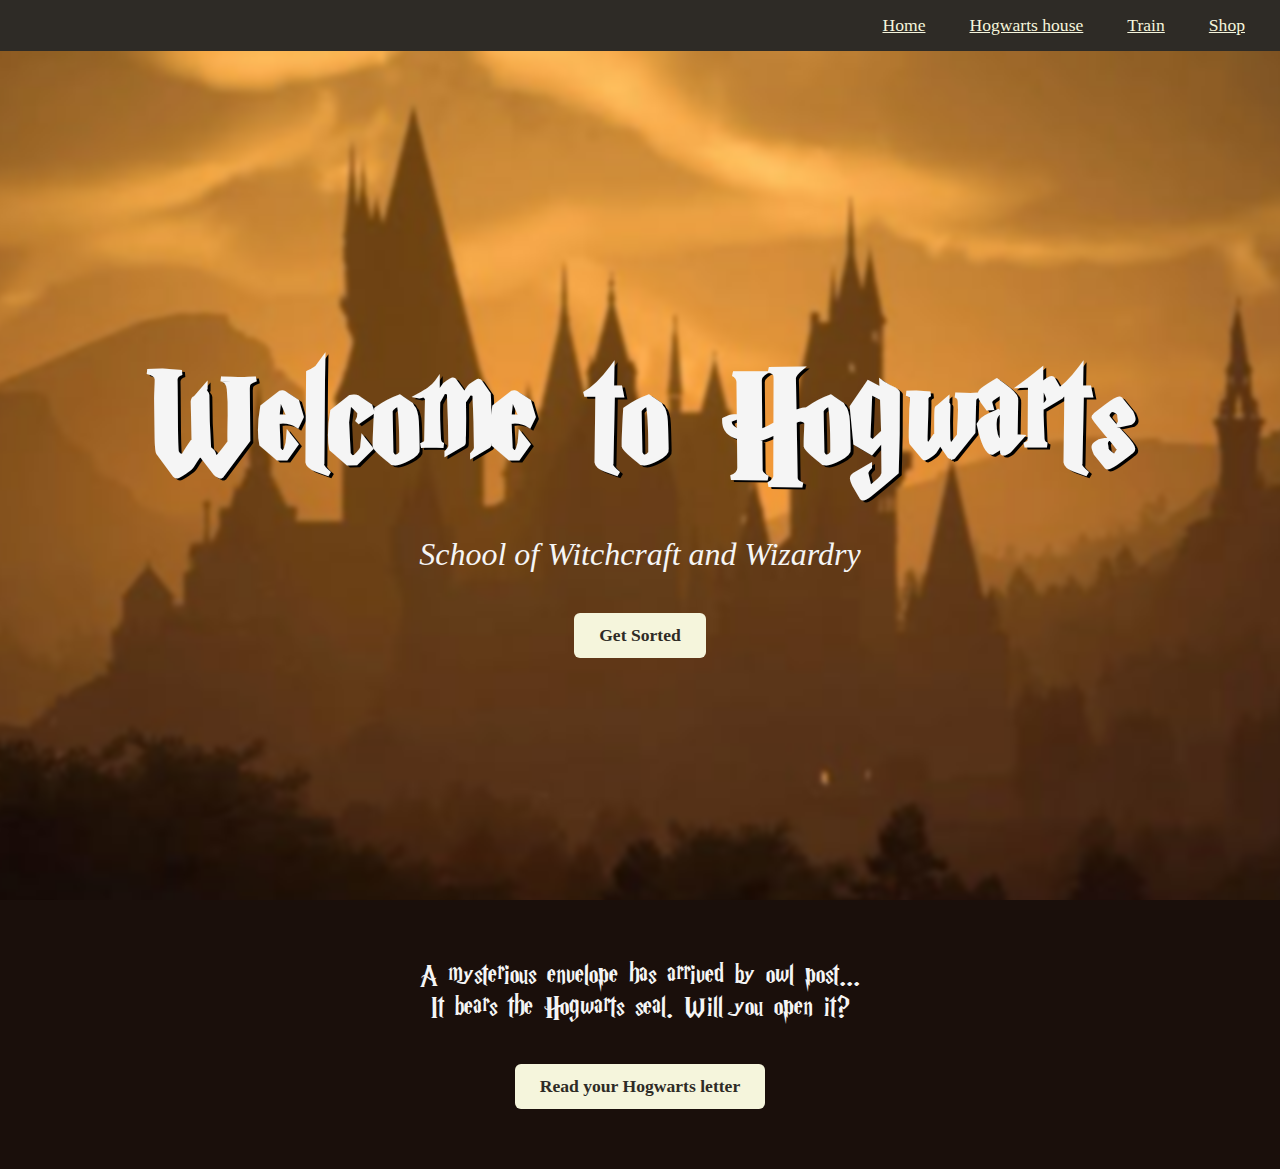
<file: index.html>
<!DOCTYPE html>
<html lang="en">
<head>
    <meta charset="UTF-8">
    <meta name="viewport" content="width=device-width, initial-scale=1.0">
    <title>Welcome to Hogwarts</title>
    <link rel="stylesheet" href="./HOMEPAGE/stylehome.css">
    
</head>

  <body>
  <header>
    <div class="hero-text">
      <h1>Welcome to Hogwarts</h1>
      <h2>School of Witchcraft and Wizardry</h2>
      <a href="./QUIZ/main.html" class="magic-button">Get Sorted</a>
    </div>
  </header>
  <div class="navigate">
    <nav>
    <a href="./index.html">Home<span></span></a>
    <a href="./QUIZ/main.html">Hogwarts house<span></span></a>
    <a href="./train reservation/train.html">Train<span></span></a>
    <a href="./shop/shop.html">Shop<span></span></a>
</nav>
</div>
  <section class="cta-section">
    <p>A mysterious envelope has arrived by owl post...<br>
    It bears the Hogwarts seal. Will you open it?</p>
    <a href="./HOMEPAGE/letter.html" class="magic-button">Read your Hogwarts letter</a>
  </section>
 
</body>
</html>
</file>
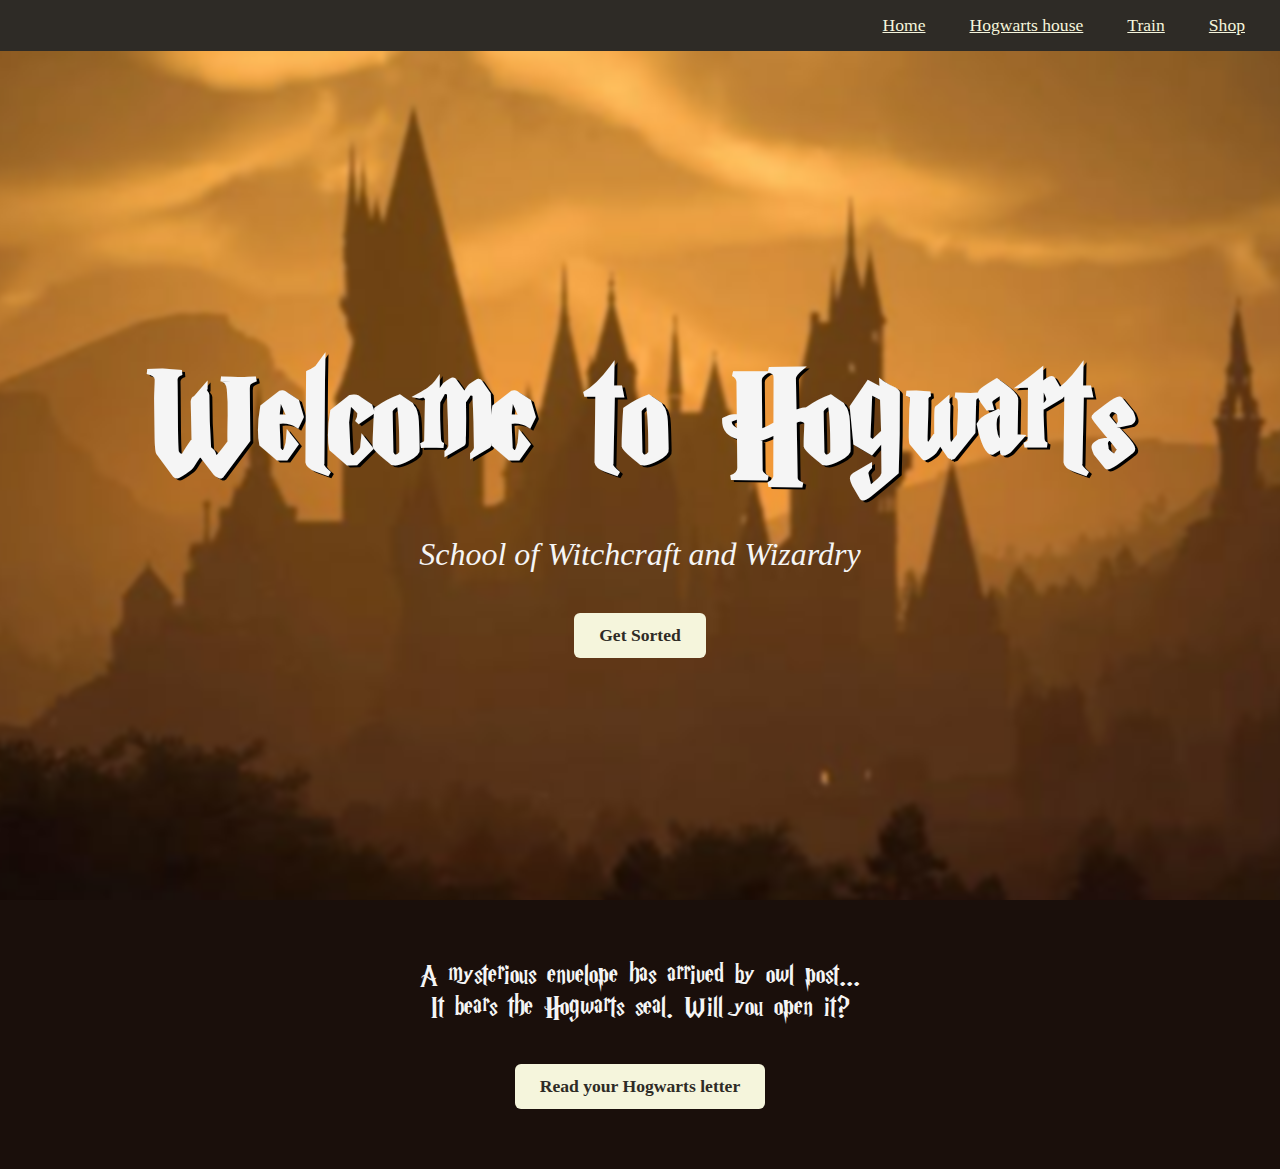
<file: HOMEPAGE/index.html>
<!DOCTYPE html>
<html lang="en">
<head>
    <meta charset="UTF-8">
    <meta name="viewport" content="width=device-width, initial-scale=1.0">
    <title>Welcome to Hogwarts</title>
    <link rel="stylesheet" href="stylehome.css">
    
</head>

  <body>
  <header>
    <div class="hero-text">
      <h1>Welcome to Hogwarts</h1>
      <h2>School of Witchcraft and Wizardry</h2>
      <a href="../QUIZ/main.html" class="magic-button">Get Sorted</a>
    </div>
  </header>
  <div class="navigate">
    <nav>
    <a href="./index.html">Home<span></span></a>
    <a href="../QUIZ/main.html">Hogwarts house<span></span></a>
    <a href="../train reservation/train.html">Train<span></span></a>
    <a href="../shop/shop.html">Shop<span></span></a>
</nav>
</div>
  <section class="cta-section">
    <p>A mysterious envelope has arrived by owl post...<br>
    It bears the Hogwarts seal. Will you open it?</p>
    <a href="letter.html" class="magic-button">Read your Hogwarts letter</a>
  </section>
 
</body>
</html>
</file>
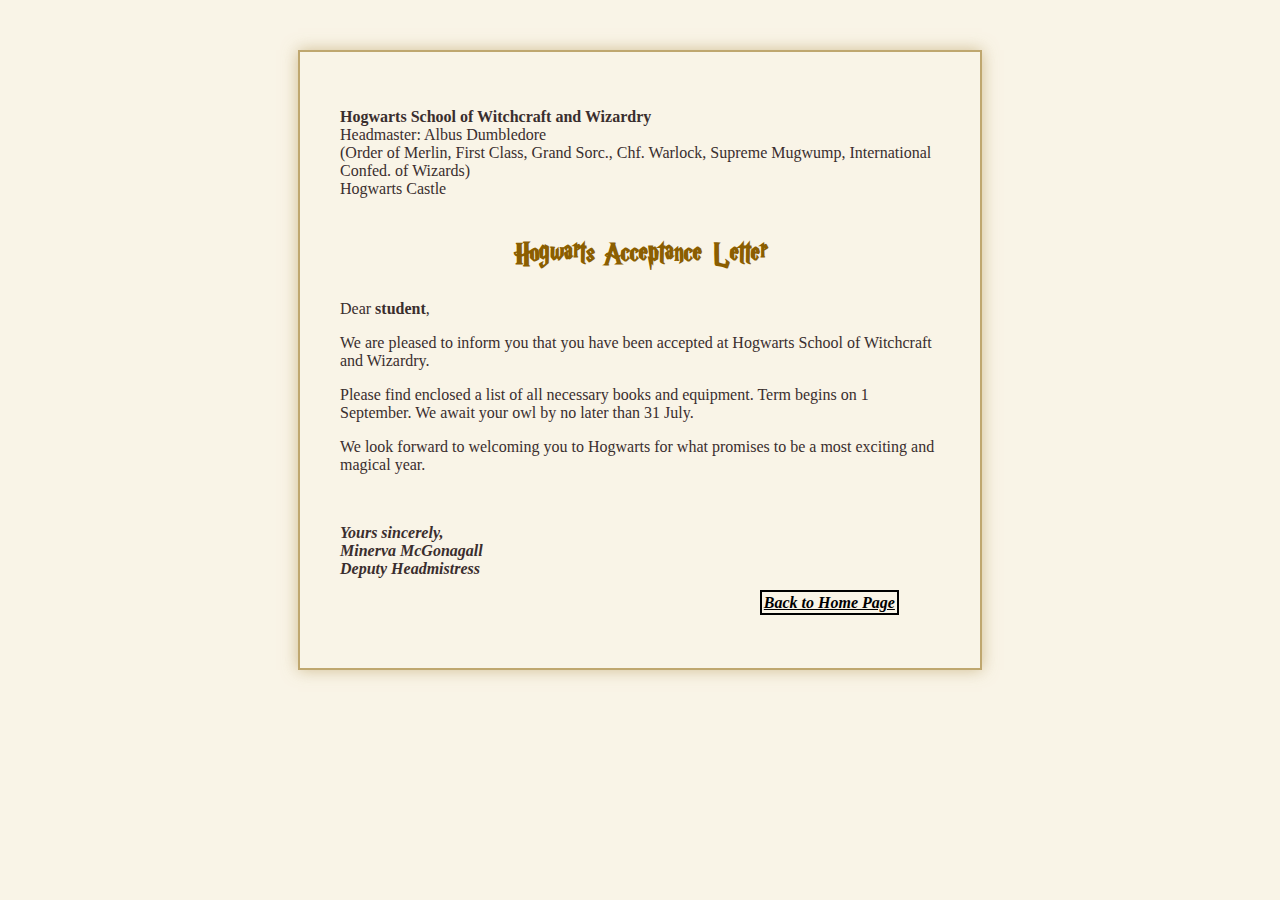
<file: HOMEPAGE/letter.html>
<!DOCTYPE html>
<html lang="en">
<head>
  <meta charset="UTF-8" />
  <title>Hogwarts Acceptance Letter</title>
  <style>
    body {
      background: #f9f4e7;
      color: #3a2e2e;
      max-width: 600px;
      margin: 50px auto;
      padding: 40px;
      border: 2px solid #bfa76f;
      box-shadow: 0 0 15px rgba(191, 167, 111, 0.7);
    }
    h1 {
      font-family: face;
      color: #8b5e00;
      text-align: center;
      margin-bottom: 30px;
    }
    .header {
      margin-bottom: 40px;
    }
    .signature {
      margin-top: 50px;
      font-style: italic;
      font-weight: bold;
    }
    a{
       margin-top: 50px;
       margin-left: 70%;
      font-style: italic;
      font-weight: bold; 
      color: black;
    padding: 0.3%;
    border: 2px solid black;}
    @font-face {
        font-family: face;
        src: url(HarryP-MVZ6w.ttf);
    }
  </style>
</head>
<body>
  <div class="header">
    <p><strong>Hogwarts School of Witchcraft and Wizardry</strong><br/>
    Headmaster: Albus Dumbledore<br/>
    (Order of Merlin, First Class, Grand Sorc., Chf. Warlock, Supreme Mugwump, International Confed. of Wizards)<br/>
    Hogwarts Castle
    </p>
  </div>

  <h1>Hogwarts Acceptance Letter</h1>

  <p>Dear <strong>student</strong>,</p>

  <p>We are pleased to inform you that you have been accepted at Hogwarts School of Witchcraft and Wizardry.</p>

  <p>Please find enclosed a list of all necessary books and equipment. Term begins on 1 September. We await your owl by no later than 31 July.</p>

  <p>We look forward to welcoming you to Hogwarts for what promises to be a most exciting and magical year.</p>

  <p class="signature">Yours sincerely,<br/>
  Minerva McGonagall<br/>
  Deputy Headmistress</p>
  <p><a href="./index.html">Back to Home Page</a></p>
</body>
</html>
<!-- Kako da uvezem font iz stylehome -->
</file>
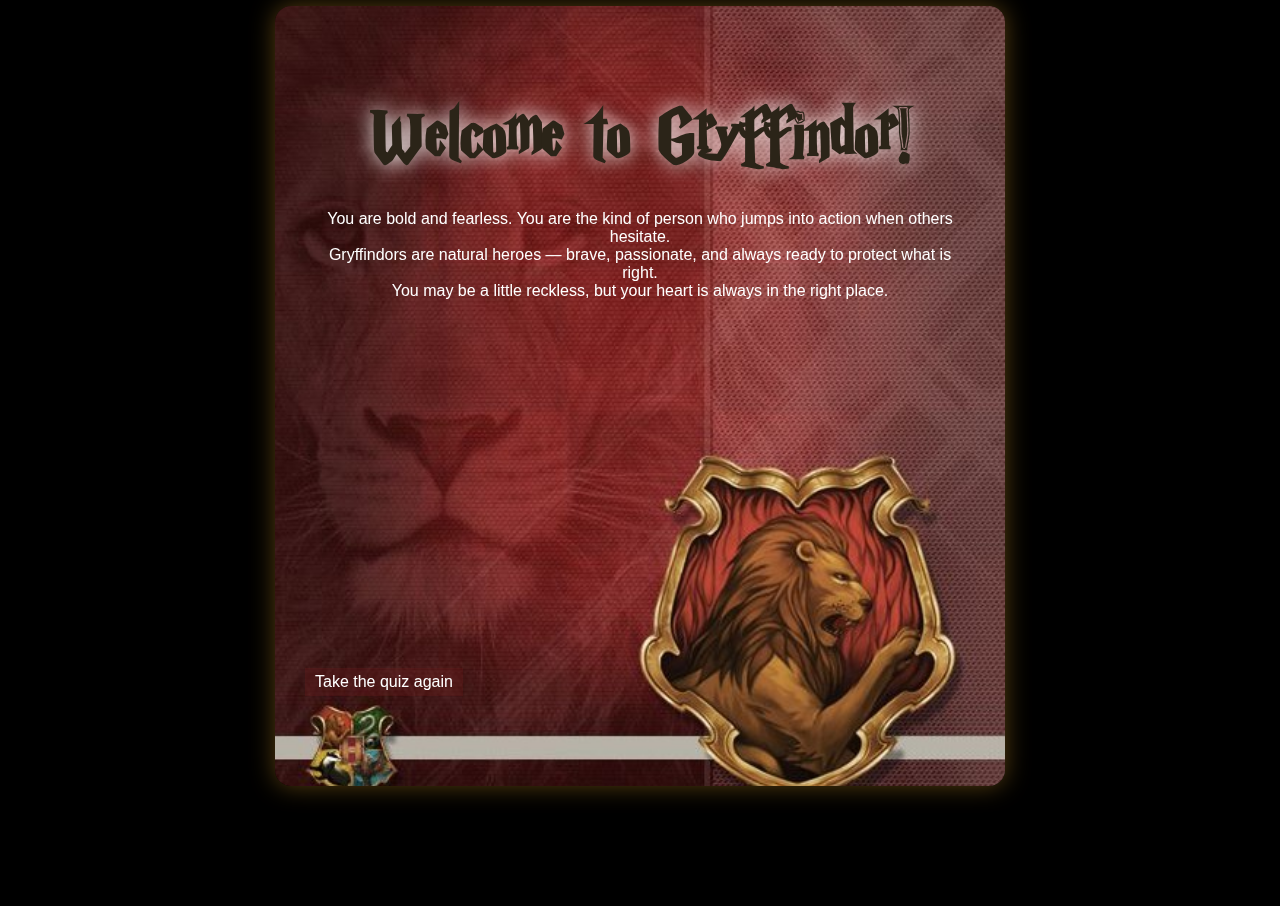
<file: QUIZ/gryffindor.html>
<!DOCTYPE html>
<html lang="en">
<head>
  <meta charset="UTF-8">
  <title>Gryffindor!</title>
  <link rel="stylesheet" href="./style.css">
  <style>
   
       
     body{
    background-color: black;
  background-repeat: no-repeat;
  background-size: contain;
  background-position: center;
  background-attachment: fixed;
  margin: 0;
  padding: 0;
  min-height: 100vh;
  width: 100%;
     }  
    
   
     a{
       display: inline-block;
       padding: 5px 10px;
      background-color: rgba(112, 29, 29,0.3);
      color: rgb(255, 255, 255);
      text-decoration: none;
      position: absolute;
      bottom: 90px;
      left: 30px;  
      
  
    }
    .quiz-container{
      background-image: url(../images/grif2.jpg);
      background-repeat: no-repeat;
      background-size: cover;
      width: auto;
      height: 700px;
      margin-top: 0.5%;
    }
   p{text-align: center;

  }

  </style>
</head>
<body>

  
  <div class="quiz-container">
    <h1> Welcome to Gryffindor!</h1>
    <p>You are bold and fearless.
You are the kind of person who jumps into action when others hesitate.<br>
Gryffindors are natural heroes — brave, passionate, and always ready to protect what is right.<br>
You may be a little reckless, but your heart is always in the right place.</p>
    <p><a href="../QUIZ/main.html">Take the quiz again</a></p>
  </div>

  
</body>
</html>
</file>
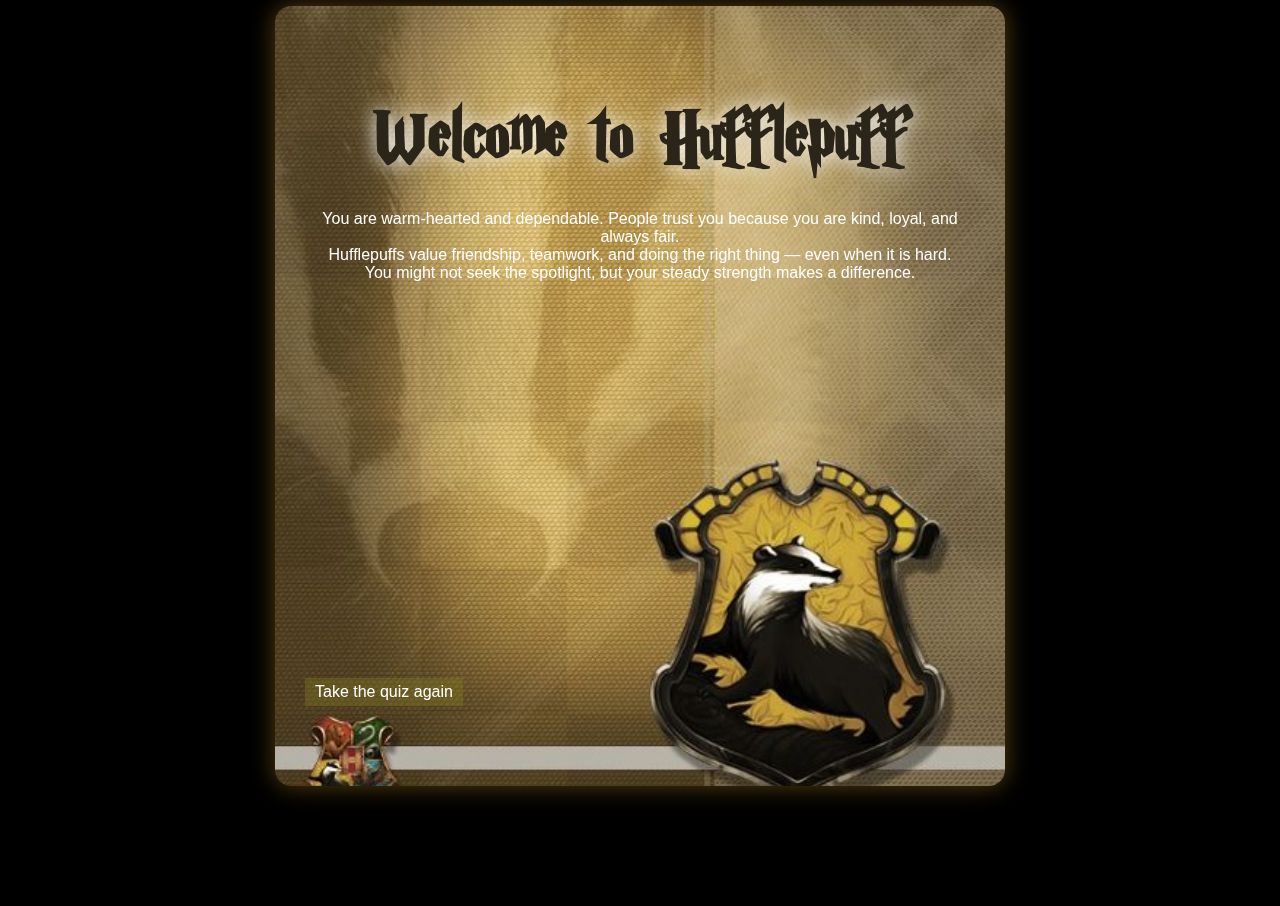
<file: QUIZ/hufflepuff.html>
<!DOCTYPE html>
<html lang="en">
<head>
  <meta charset="UTF-8">
  <title>Hufflepuff!</title>
  <link rel="stylesheet" href="./style.css">
  <style>
       
     body{
    background-color: black;
  background-repeat: no-repeat;
  background-size: contain;
  background-position: center;
  background-attachment: fixed;
  margin: 0;
  padding: 0;
  min-height: 100vh;
  width: 100%;
     }  
    
   
     a{
       display: inline-block;
       padding: 5px 10px;
      background-color: rgba(141, 139, 36, 0.3);
      color: rgb(255, 255, 255);
      text-decoration: none;
      position: absolute;
      bottom: 80px;
      left: 30px;  
      
  
    }
    .quiz-container{
      background-image: url('../images/huf.jpg');
      background-repeat: no-repeat;
      background-size: cover;
      width: auto;
      height: 700px;
      margin-top: 0.5%;
    }
   p{text-align: center;

  }
   
  </style>
</head>
<body>
  <div class="quiz-container">
    <h1> Welcome to Hufflepuff</h1>
    <p>You are warm-hearted and dependable.
People trust you because you are kind, loyal, and always fair.<br>
Hufflepuffs value friendship, teamwork, and doing the right thing — even when it is hard.<br>
You might not seek the spotlight, but your steady strength makes a difference.</p>
    <p><a href="../QUIZ/main.html">Take the quiz again</a></p>
  </div>
</body>
</html>
</file>
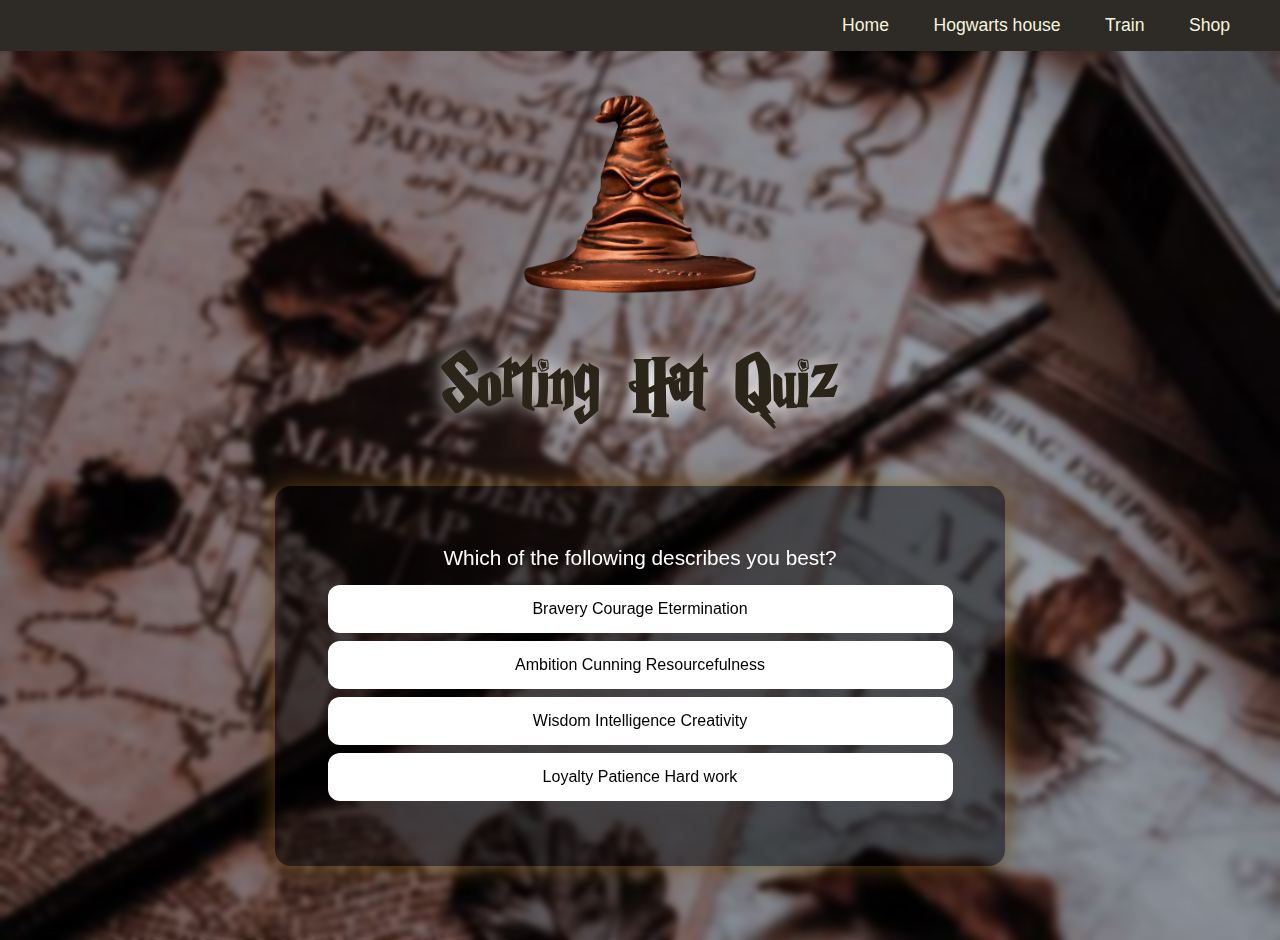
<file: QUIZ/main.html>
<!DOCTYPE html>
<html lang="en">
<head>
  <meta charset="UTF-8">
  <title>Sorting Hat Quiz</title>
  <link rel="stylesheet" href="./style.css">
</head>
<body id="background">
  <div class="navigate">
    <nav>
    <a href="../index.html">Home<span></span></a>
    <a href="../QUIZ/main.html">Hogwarts house<span></span></a>
    <a href="../train reservation/train.html">Train<span></span></a>
    <a href="../shop/shop.html">Shop<span></span></a>
</nav>
  </div>
<br>
<br>
<br>
  <div>
  <img src="../images/sh.png" alt title="Hmm...difficult, very difficult. Where to put you?">
  <div class="text">
  <h1 title="Are you Ravenclaw? Are you Gryffindor? Are you Hufflepuff? Are you Slytherin?">Sorting Hat Quiz</h1>
   </div></div> 
   <br>
  <div class="quiz-container">
 
    <div class="question">
      <p>Which of the following describes you best?</p>
      <a href="./gryffindor.html">Bravery Courage Etermination</a>
      <a href="./slytherin.html">Ambition Cunning Resourcefulness</a>
      <a href="./ravenclaw.html">Wisdom Intelligence Creativity</a>
      <a href="./hufflepuff.html">Loyalty Patience Hard work</a>
    </div>

  </div>
   
</body>
</html>
</file>
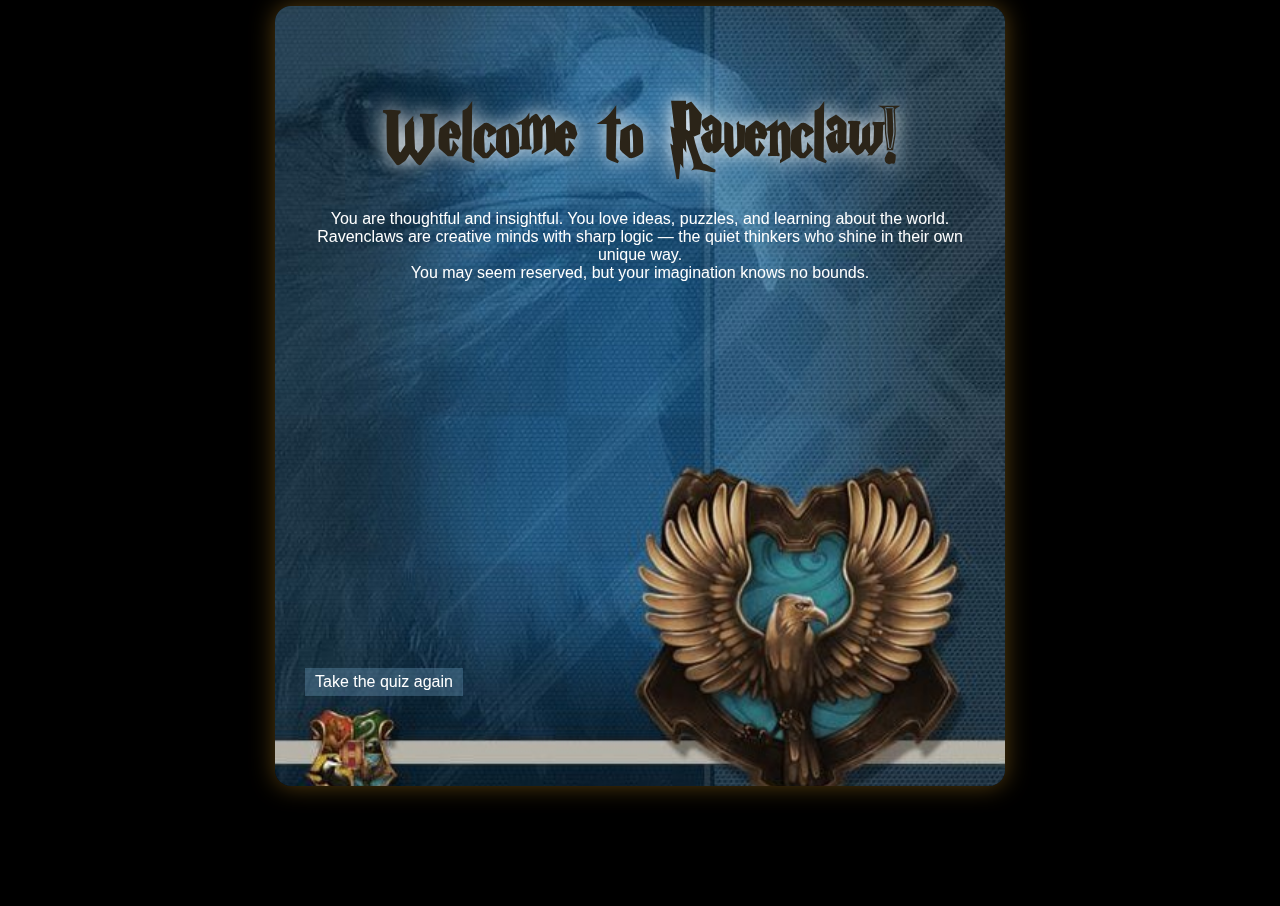
<file: QUIZ/ravenclaw.html>
<!DOCTYPE html>
<html lang="en">
<head>
  <meta charset="UTF-8">
  <title>Ravenclaw!</title>
  <link rel="stylesheet" href="./style.css">
  <style>
       
     body{
    background-color: black;
  background-repeat: no-repeat;
  background-size: contain;
  background-position: center;
  background-attachment: fixed;
  margin: 0;
  padding: 0;
  min-height: 100vh;
  width: 100%;
     }  
    
   
     a{
       display: inline-block;
       padding: 5px 10px;
      background-color: rgba(127, 178, 214, 0.3);
      color: rgb(255, 255, 255);
      text-decoration: none;
      position: absolute;
      bottom: 90px;
      left: 30px;  
      
  
    }
    .quiz-container{
      background-image: url('../images/rev.jpeg');
      background-repeat: no-repeat;
      background-size: cover;
      width: auto;
      height: 700px;
      margin-top: 0.5%;
    }
   p{text-align: center;

  }
   
  </style>
</head>
<body>
  <div class="quiz-container">
    <h1> Welcome to Ravenclaw!</h1>
    <p>You are thoughtful and insightful.
You love ideas, puzzles, and learning about the world.<br>
Ravenclaws are creative minds with sharp logic — the quiet thinkers who shine in their own unique way.<br>
You may seem reserved, but your imagination knows no bounds.</p>
    <p><a href="../QUIZ/main.html">Take the quiz again</a></p>
  </div>
</body>
</html>
</file>
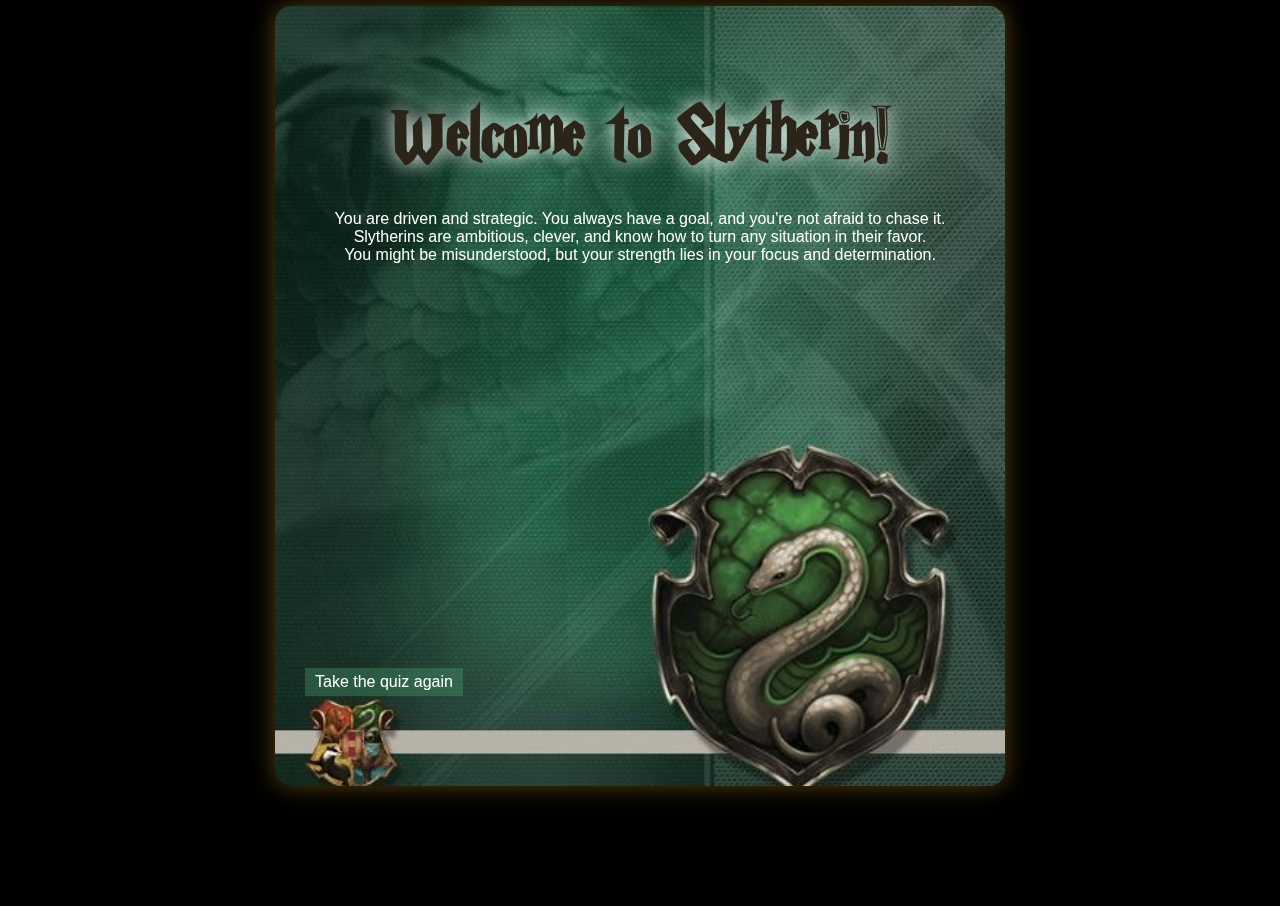
<file: QUIZ/slytherin.html>
<!DOCTYPE html>
<html lang="en">
<head>
  <meta charset="UTF-8">
  <title>Slytherin!</title>
  <link rel="stylesheet" href="style.css">
  <style>
    body{
    background-color: black;
  background-repeat: no-repeat;
  background-size: contain;
  background-position: center;
  background-attachment: fixed;
  margin: 0;
  padding: 0;
  min-height: 100vh;
  width: 100%;
     }  
    
   
     a{
       display: inline-block;
       padding: 5px 10px;
      background-color: rgba(87, 183, 125, 0.3);
      color: rgb(255, 255, 255);
      text-decoration: none;
      position: absolute;
      bottom: 90px;
      left: 30px;  
      
  
    }
    .quiz-container{
      background-image: url(/images/slit.jpeg);
      background-repeat: no-repeat;
      background-size: cover;
      width: auto;
      height: 700px;
      margin-top: 0.5%;
    }
   p{text-align: center;

  }
   
  </style>
</head>
<body>
  <div class="quiz-container">
    <h1> Welcome to Slytherin!</h1>
    <p>You are driven and strategic.
You always have a goal, and you're not afraid to chase it.<br>
Slytherins are ambitious, clever, and know how to turn any situation in their favor.<br>
You might be misunderstood, but your strength lies in your focus and determination.</p>
    <p><a href="../QUIZ/main.html">Take the quiz again</a></p>
  </div>
</body>
</html>
</file>
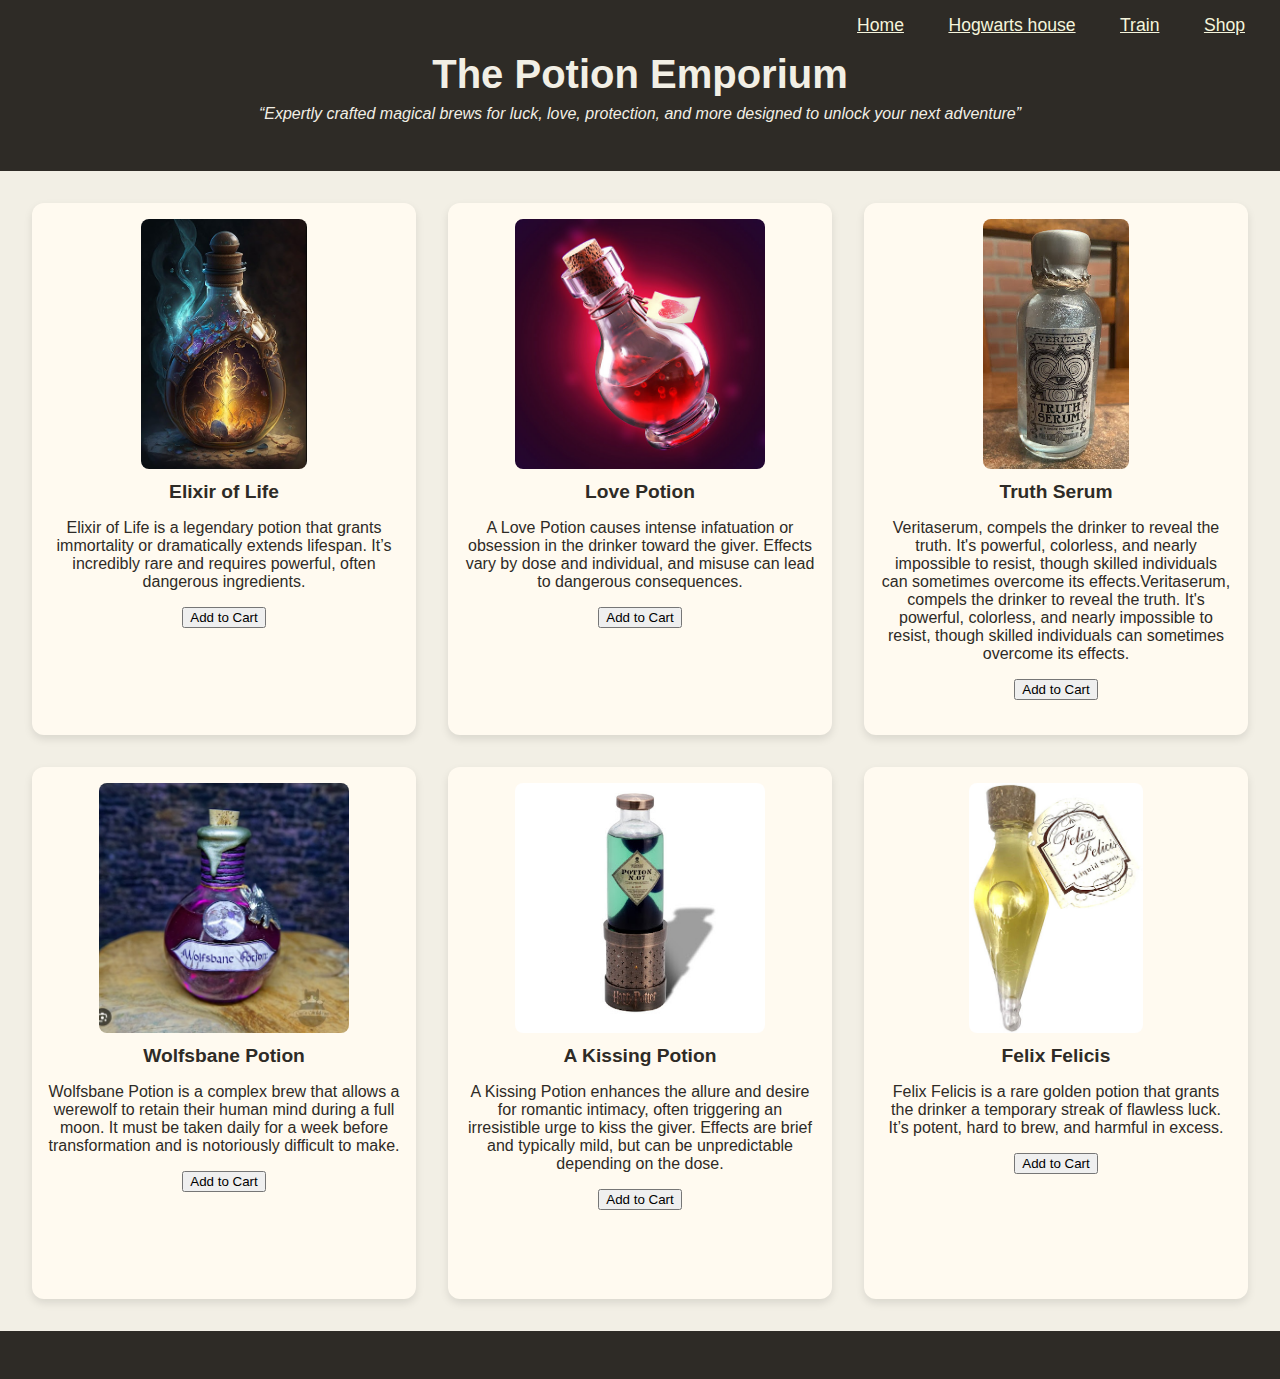
<file: shop/potions.html>
<!DOCTYPE html>
<html lang="en">
<head>
  <meta charset="UTF-8" />
  <meta name="viewport" content="width=device-width, initial-scale=1.0"/>
  <title>The Potion Emporium</title>
  <link rel="stylesheet" href="shop.css"/>
  <style>
.wand-card img{
    height: 50%;
}
.wand-card
{
    height: 500px;
    
}




  </style>
</head>
<body>
     <div class="navigate">
    <nav>
    <a href="../HOMEPAGE/index.html">Home<span></span></a>
    <a href="../QUIZ/main.html">Hogwarts house<span></span></a>
    <a href="../train reservation/train.html">Train<span></span></a>
    <a href="../shop/shop.html">Shop<span></span></a>
</nav>
    </div>
  <header>
    <h1>The Potion Emporium</h1>
    <p>“Expertly crafted magical brews for luck, love, protection, and more designed to unlock your next adventure”</p>
   </header>
  

  <main>
    <section class="wand-grid">
      <div class="wand-card">
        <img src="../images/eol.jpeg" alt="Elixir of life"/>
        <h2>Elixir of Life</h2>
        <p>Elixir of Life is a legendary potion that grants immortality or dramatically extends lifespan. It’s incredibly rare and requires powerful, often dangerous ingredients.</p>
        <button>Add to Cart</button>
      </div>

      <div class="wand-card">
        <img src="/images/lp.jpeg" alt="Love Potion"/>
        <h2>Love Potion</h2>
        <p>A Love Potion causes intense infatuation or obsession in the drinker toward the giver. Effects vary by dose and individual, and misuse can lead to dangerous consequences.</p>
        <button>Add to Cart</button>
      </div>

      <div class="wand-card">
        <img src="/images/ts.jpeg" alt="Truth Serum"/>
        <h2>Truth Serum</h2>
        <p>Veritaserum, compels the drinker to reveal the truth. It's powerful, colorless, and nearly impossible to resist, though skilled individuals can sometimes overcome its effects.Veritaserum, compels the drinker to reveal the truth. It's powerful, colorless, and nearly impossible to resist, though skilled individuals can sometimes overcome its effects.</p>
        <button>Add to Cart</button>
      </div>

      <div class="wand-card">
        <img src="/images/wb.jpeg" alt="Wolfsbane Potion"/>
        <h2>Wolfsbane Potion</h2>
        <p>Wolfsbane Potion is a complex brew that allows a werewolf to retain their human mind during a full moon. It must be taken daily for a week before transformation and is notoriously difficult to make.</p>
        <button>Add to Cart</button>
      </div>

      <div class="wand-card">
        <img src="/images/kp.jpeg" alt="A Kissing Potion"/>
        <h2>A Kissing Potion</h2>
        <p>A Kissing Potion enhances the allure and desire for romantic intimacy, often triggering an irresistible urge to kiss the giver. Effects are brief and typically mild, but can be unpredictable depending on the dose.</p>
        <button>Add to Cart</button>
      </div>

      <div class="wand-card">
        <img src="/images/ff.jpeg" alt="Felix Felicis"/>
        <h2>Felix Felicis</h2>
        <p>Felix Felicis is a rare golden potion that grants the drinker a temporary streak of flawless luck. It’s potent, hard to brew, and harmful in excess.</p>
        <button>Add to Cart</button>
      </div>
    </section>
  </main>

  <footer>
    <p></p>
  </footer>
</body>
</html>
</file>
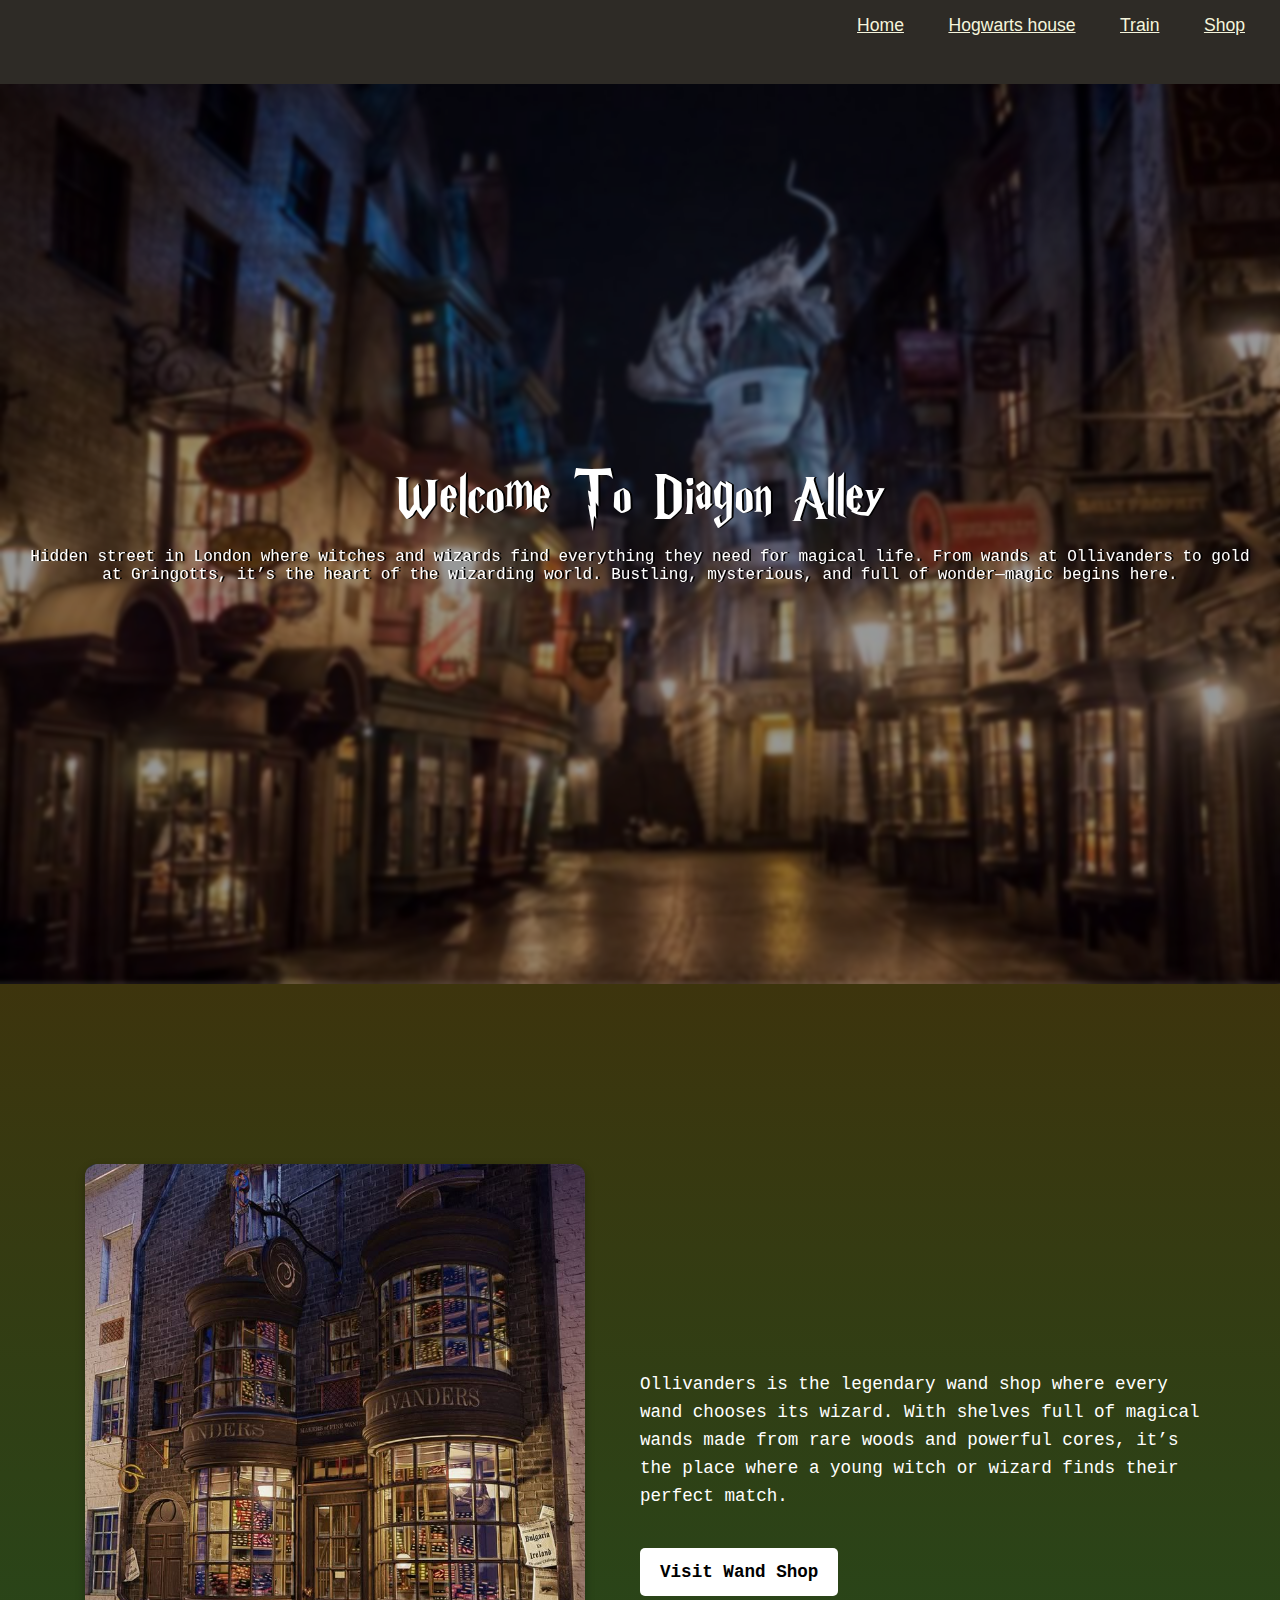
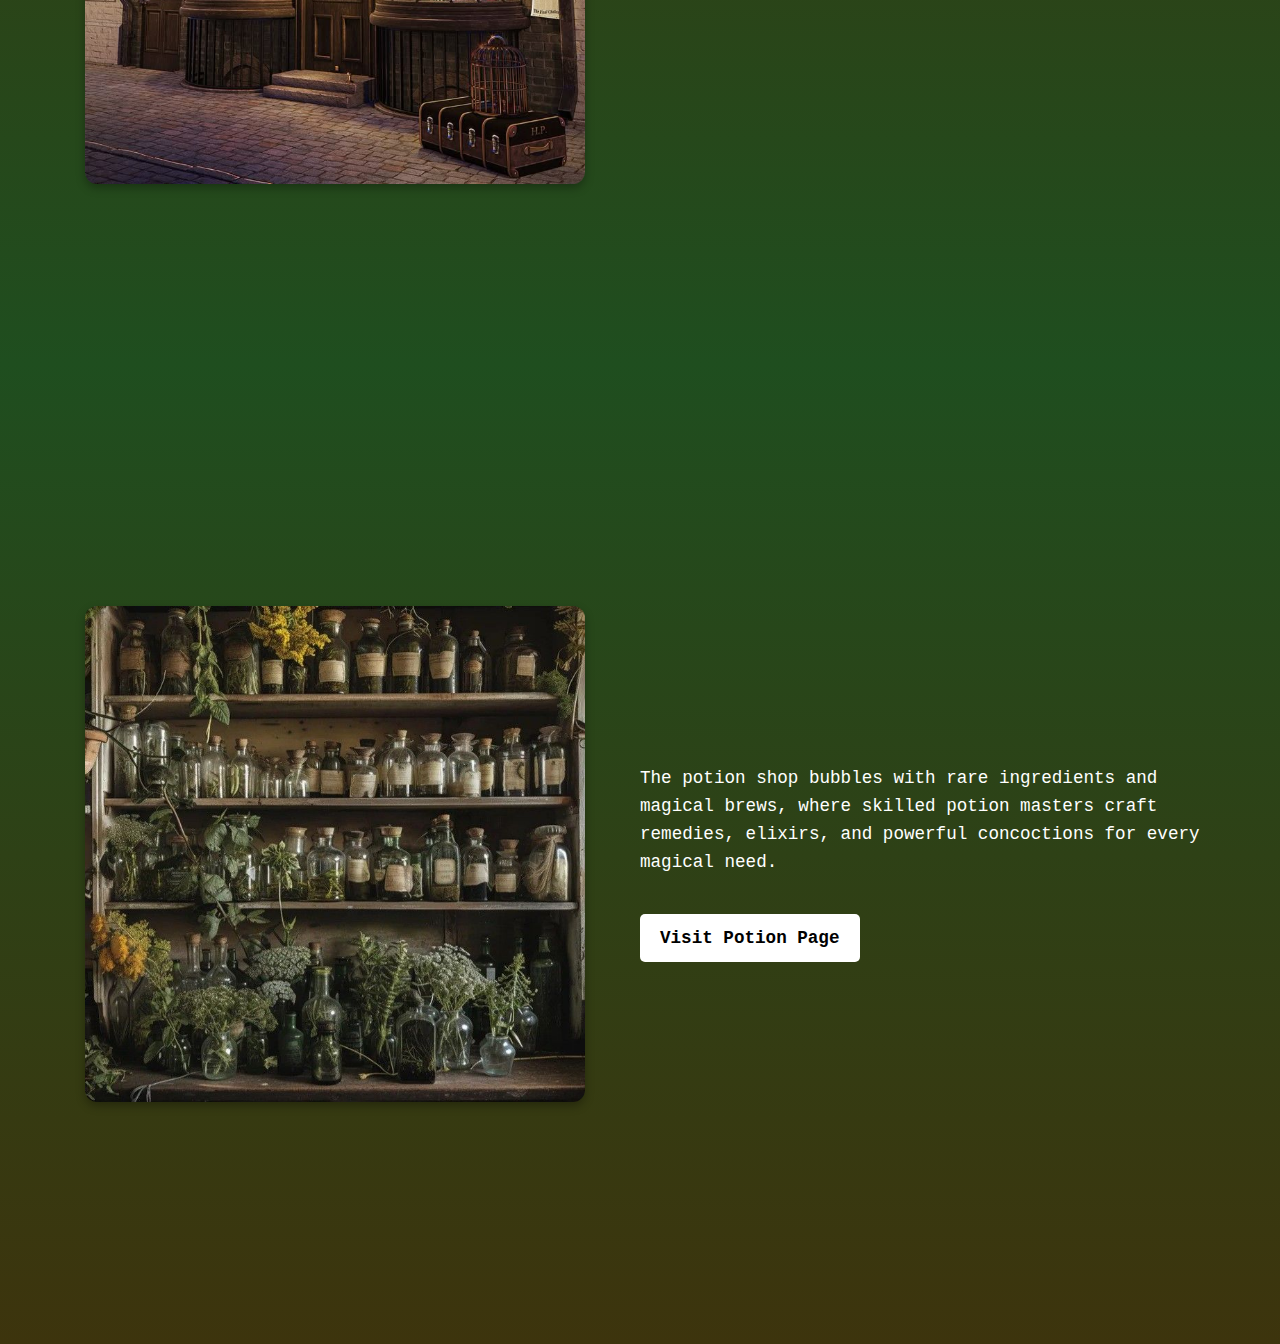
<file: shop/shop.html>
<!DOCTYPE html>
<html lang="en">
<head>
    <meta charset="UTF-8">
    <meta name="viewport" content="width=device-width, initial-scale=1.0">
    <title>Document</title>
    <link rel="stylesheet" href="shop.css">
</head>
<body>
    <header>
     <div class="navigate">
    <nav>
    <a href="../index.html">Home<span></span></a>
    <a href="../QUIZ/main.html">Hogwarts house<span></span></a>
    <a href="../train reservation/train.html">Train<span></span></a>
    <a href="../shop/shop.html">Shop<span></span></a>
</nav>
    </div>

   </header>
  <section class="section top-section">
    <div class="top-text">Welcome To Diagon Alley
        <p class="p-text">Hidden street in London where witches and wizards find everything they need for magical life. From wands at Ollivanders to gold at Gringotts, it’s the heart of the wizarding world. Bustling, mysterious, and full of wonder—magic begins here.</p>
  
    </div>
   </section>
 
 
  <section class="section middle-section">
    <div class="content">
      <img src="../images/Ollivanders Wand Shop, Eugene Nepomnyaschiy.jpeg" alt="Wand Image" />
      <div class="text">
        <p>Ollivanders is the legendary wand shop where every wand chooses its wizard. With shelves full of magical wands made from rare woods and powerful cores, it’s the place where a young witch or wizard finds their perfect match.</p>
        <a href="../shop/wandshop.html" class="button-link">Visit Wand Shop</a>
      </div>
    </div>
  </section>

 
  <section class="section bottom-section">
    <div class="content">
         <img src="../images/download (1).jpeg" alt="Potion Image" />
      <div class="text">
       
        <p>The potion shop bubbles with rare ingredients and magical brews, where skilled potion masters craft remedies, elixirs, and powerful concoctions for every magical need.</p>
        <a href="../shop/potions.html" class="button-link">Visit Potion Page</a>
      </div>
      
          
    </div>
  </section>
</body>


</html>
</file>
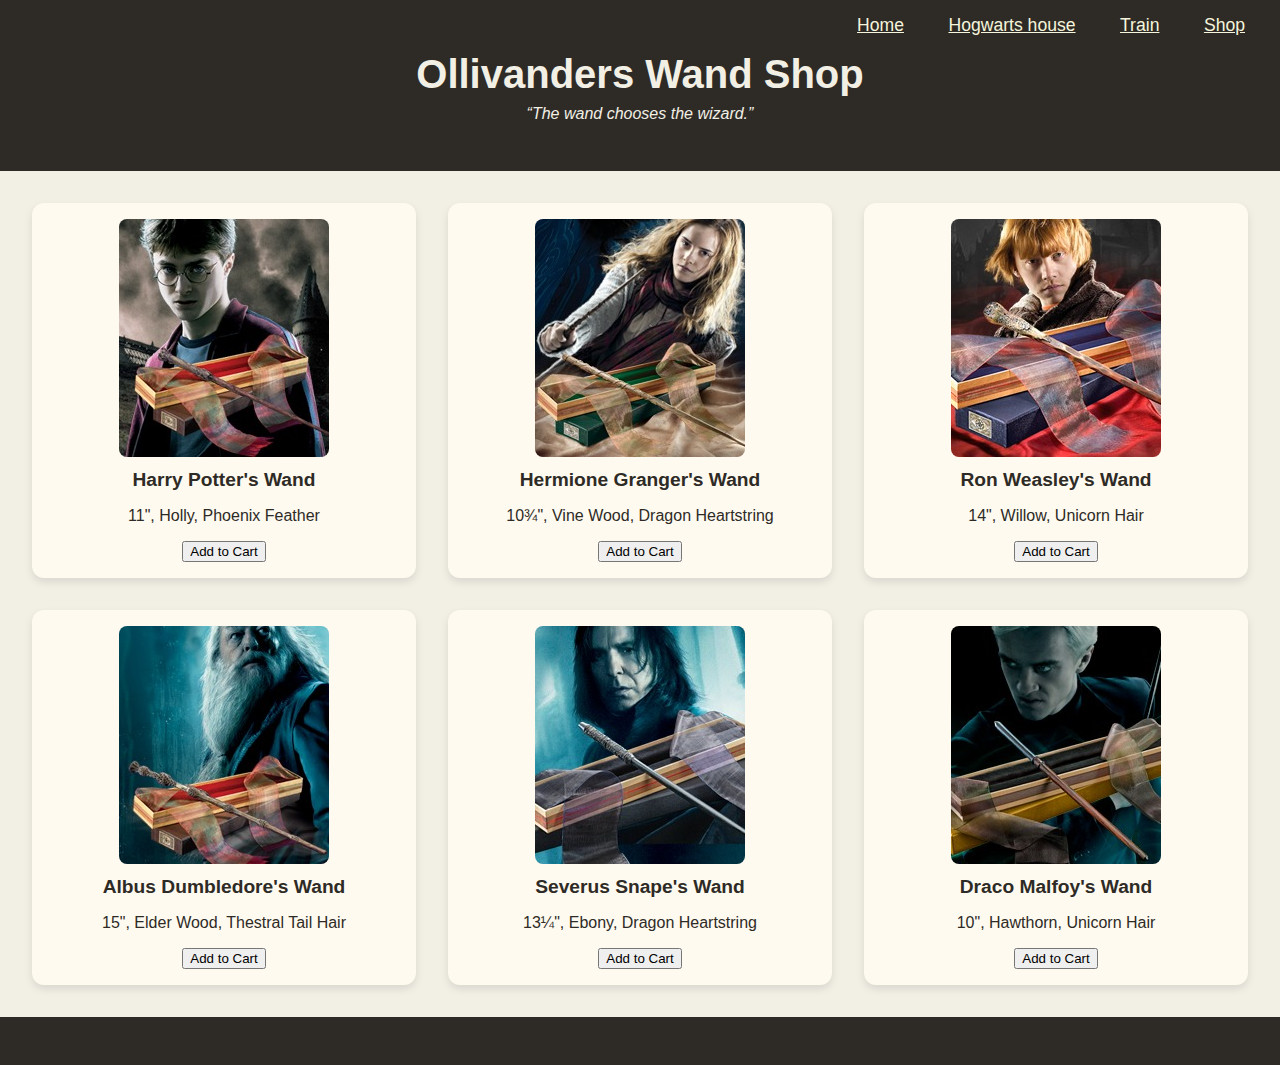
<file: shop/wandshop.html>
<!DOCTYPE html>
<html lang="en">
<head>
  <meta charset="UTF-8" />
  <meta name="viewport" content="width=device-width, initial-scale=1.0"/>
  <title>Ollivanders Wand Shop</title>
  <link rel="stylesheet" href="shop.css"/>
</head>
<body>
    <div class="navigate">
    <nav>
    <a href="../index.html">Home<span></span></a>
    <a href="../QUIZ/main.html">Hogwarts house<span></span></a>
    <a href="../train reservation/train.html">Train<span></span></a>
    <a href="../shop/shop.html">Shop<span></span></a>
</nav>
    </div>
  <header>
    <h1>Ollivanders Wand Shop</h1>
    <p>“The wand chooses the wizard.”</p>
   
  </header>

  <main>
    <section class="wand-grid">
      <div class="wand-card">
        <img src="../images/hari.jpeg" alt="Harry Potter's Wand"/>
        <h2>Harry Potter's Wand</h2>
        <p>11&quot;, Holly, Phoenix Feather</p>
        <button>Add to Cart</button>
      </div>

      <div class="wand-card">
        <img src="../images/hermini.jpeg" alt="Hermione Granger's Wand"/>
        <h2>Hermione Granger's Wand</h2>
        <p>10¾&quot;, Vine Wood, Dragon Heartstring</p>
        <button>Add to Cart</button>
      </div>

      <div class="wand-card">
        <img src="../images/ron.jpeg" alt="Ron Weasley's Wand"/>
        <h2>Ron Weasley's Wand</h2>
        <p>14&quot;, Willow, Unicorn Hair</p>
        <button>Add to Cart</button>
      </div>

      <div class="wand-card">
        <img src="../images/daml.jpeg" alt="Dumbledore's Wand"/>
        <h2>Albus Dumbledore's Wand</h2>
        <p>15&quot;, Elder Wood, Thestral Tail Hair</p>
        <button>Add to Cart</button>
      </div>

      <div class="wand-card">
        <img src="../images/snape.jpeg" alt="Snape's Wand"/>
        <h2>Severus Snape's Wand</h2>
        <p>13¼&quot;, Ebony, Dragon Heartstring</p>
        <button>Add to Cart</button>
      </div>

      <div class="wand-card">
        <img src="../images/malo.jpeg" alt="Draco Malfoy's Wand"/>
        <h2>Draco Malfoy's Wand</h2>
        <p>10&quot;, Hawthorn, Unicorn Hair</p>
        <button>Add to Cart</button>
      </div>
    </section>
  </main>

  <footer>
    <p></p>
  </footer>
</body>
</html>
</file>
<file: HOMEPAGE/stylehome.css>
@font-face {
    font-family: HPP;
    src: url(./HarryP-MVZ6w.ttf);
}


/* Menu */
nav a{
    position: relative;
    font-size: 1.1em;
    font-weight:500 ;
    color: beige;
    padding: 6px 20px;
    transition: .5s;
}
nav a:hover{color: rgb(204, 159, 104);}
nav a span{
    position: absolute;
    top: 0;
    left: 0;
    width: 100%;
    height: 100%;
    z-index: -1;
    border-bottom: 2px solid bisque;
    border-radius: 15px;
    transform: scale(0) translateY(50px);
    opacity: 0;
    transition: 0.5s;
}
nav a:hover span{
    transform: scale(1) translateY(0);
    opacity: 1;
}
.navigate{
    position: fixed;
    top: 0;
    margin: auto;
    text-align: right;
    display: block;
    padding: 15px;
    right: 0;
    background-color: #2e2b26;
    width: 100%;
}

 body {
      margin: 0;
      font-family: 'Cinzel', serif;
      color: #f5f5f5;
      background-color: #1c1c1c;
    }

    header {
      position: relative;
      height: 100vh;
      overflow: hidden;
      display: flex;
      align-items: center;
      justify-content: center;
    }

    header::before {
      content: "";
      position: absolute;
      top: 0; left: 0;
      width: 100%; height: 100%;
      background: url('../images/Hogwarts\ Legacy.jpeg') center/cover no-repeat;
      filter: blur(2px);
      transform: scale(1.05);
      z-index: 0;
    }

   
    .hero-text {
      position: relative;
      text-align: center;
      
    }

    .hero-text h1 {
      font-size: 10rem;
      margin-bottom: 15px;
      font-family: HPP;
      text-shadow: 3px 2px 0px black;
    }

    .hero-text h2 {
      font-size: 2rem;
      font-weight: normal;
      margin-bottom: 30px;
      font-style: italic;
    }

    .magic-button {
      display: inline-block;
      margin-top: 10px;
      padding: 12px 25px;
    background-color: beige;
      color: #2e2b26;
      text-decoration: none;
      border-radius: 6px;
      font-weight: bold;
      font-size: 1.1rem;
      transition: background-color 0.3s ease;
    }
.magic-button:hover {
  background-color:  rgb(182, 182, 167);
  transform:scale(1.03);
  transition: 2s;
}
  
    .cta-section {
          background-color:rgba(26,15,11,255);

      padding: 60px 20px;
      text-align: center;
    }

    .cta-section p {
      font-size: 2rem;
      max-width: 700px;
      margin: 0 auto 30px;
      font-family: HPP;
    }

    footer {
      background-color: #111;
      padding: 20px;
      text-align: center;
      font-size: 0.9rem;
    }

    @media (max-width: 768px) {
      .hero-text h1 {
        font-size: 2.2rem;
      }

      .hero-text h2 {
        font-size: 1.2rem;
      }
    }
</file>
<file: QUIZ/style.css>
/* Global Styles */
body {
 
  backdrop-filter: blur(3px);
  background-repeat: no-repeat;
  background-size: cover;
  background-position: center;
  min-height: 100vh;
  margin: 0;
  padding: 20px;
  font-family: 'Segoe UI', sans-serif;
  color: white;
}
#background{
 background-image: url(../images/slika.jpg);
}
/* Custom Font */
@font-face {
  font-family: 'HP';
  src: url(HarryP-MVZ6w.ttf);
}

/* Navigation */
.navigate {
  position: fixed;
  top: 0;
  right: 0;
  width: 100%;
  padding: 15px 30px;
  background-color: #2e2b26;
  backdrop-filter: blur(5px);
  text-align: right;
  z-index: 1000;
}

nav a {
  position: relative;
  font-size: 1.1em;
  font-weight: 500;
  color: beige;
  padding: 6px 20px;
  text-decoration: none;
  transition: color 0.4s ease;
}

nav a:hover {
  color: rgb(204, 159, 104);
}

nav a span {
  position: absolute;
  top: 0;
  left: 0;
  width: 100%;
  height: 100%;
  z-index: -1;
  border-bottom: 2px solid bisque;
  border-radius: 15px;
  transform: scale(0) translateY(50px);
  opacity: 0;
  transition: transform 0.5s ease, opacity 0.5s ease;
}

nav a:hover span {
  transform: scale(1) translateY(0);
  opacity: 1;
}

/* Quiz Container */
.quiz-container {
  max-width: 650px;
  margin: 10px auto 40px;
  padding: 40px;
  text-align: center;
  background-color: rgba(0, 0, 0, 0.5);
  border-radius: 16px;
  box-shadow: 0 0 25px rgba(109, 78, 19, 0.8);
  backdrop-filter: blur(3px);
}

/* Header */
h1 {
  text-align: center;
  margin-bottom: 30px;
  font-family: HP;
  color: rgb(43, 36, 24);
  font-size: 500%;
  text-shadow: 0 0 20px rgb(255, 255, 255);
  
}

/* Questions */
.question {
  margin-bottom: 25px;
}

.question p {
  font-size: 1.3em;
  margin-bottom: 15px;
}

/* Answer Buttons */
.question a {
  display: block;
  background-color: #ffffff;
  color: #000000;
  text-decoration: none;
  padding: 15px 20px;
  margin: 8px auto;
  border-radius: 12px;
  font-weight: 500;
  max-width: 90%;
}

.question a:hover {
  background-color: rgb(109, 78, 19);
  color: white;
  transform: scale(1.03);
}

/* Image Effects */
img {
  display: block;
  height: 200px;
  margin: 20px auto;
  transition: transform 3s ease;
}

img:hover {
  transform: rotateY(360deg);
}
</file>
<file: shop/shop.css>
body {
    margin: 0;
    font-family: 'Segoe UI', sans-serif;
    background-color: #f2efe5;
    color: #2e2b26;
    overflow-x: hidden;
  }
  
  header {
    background-color: #2e2b26;
    color: #f2efe5;
    text-align: center;
    padding: 2rem 1rem;
    margin-top: 20px;
  }
  
  header h1 {
    margin: 0;
    font-size: 2.5rem;
  }
  
  header p {
    margin-top: 0.5rem;
    font-style: italic;
  }
  
  .wand-grid {
    display: grid;
    grid-template-columns: repeat(auto-fit, minmax(250px, 1fr));
    gap: 2rem;
    padding: 2rem;
  }
  
  .wand-card {
    background-color: #fffaf0;
    border-radius: 12px;
    padding: 1rem;
    box-shadow: 0 4px 8px rgba(0,0,0,0.1);
    text-align: center;
    transition: transform 0.2s;
  }
  
  .wand-card:hover {
    transform: scale(1.02);
  }
  
  .wand-card img {
    max-width: 100%;
    height: auto;
    border-radius: 8px;
  }
  
  .wand-card h2 {
    font-size: 1.2rem;
    margin: 0.5rem 0;
  }
  
  footer {
    text-align: center;
    padding: 1rem;
    background-color: #2e2b26;
    color: #f2efe5;
  }
  .wand-grid {
    display: grid;
    grid-template-columns: repeat(3, 1fr);
    gap: 2rem;
    padding: 2rem;
  }
  nav a{
    position: relative;
    font-size: 1.1em;
    font-weight:500 ;
    color: beige;
    padding: 6px 20px;
    transition: .5s;
}
nav a:hover{color: rgb(204, 159, 104);}
nav a span{
    position: absolute;
    top: 0;
    left: 0;
    width: 100%;
    height: 100%;
    z-index: -1;
    border-bottom: 2px solid bisque;
    border-radius: 15px;
    transform: scale(0) translateY(50px);
    opacity: 0;
    transition: 0.5s;
}
nav a:hover span{
    transform: scale(1) translateY(0);
    opacity: 1;
}
.navigate{
    position: fixed;
    top: 0;
    margin: auto;
    text-align: right;
    display: block;
    padding: 15px;
    right: 0;
    background-color: #2e2b26;
    width: 100%;
}
 

    .section {
      width: 100vw;
      height: 100vh;
      display: flex;
      align-items: center;
      justify-content: center;
      color: white;

    }

    .top-section {
      background: url('../images/da.jpeg') center/cover no-repeat;
      position: relative;
   
    }

    .top-section::before {
      content: "";
      position: absolute;
      top: 0;
      left: 0;
      width: 100%;
      height: 100%;
      backdrop-filter: blur(2px);
      background: rgba(0, 0, 0, 0.4);
    }
@font-face {
    font-family:HP ;
    src: url('./HarryP-MVZ6w.ttf');
}
    .top-text {
      position: relative;
      font-size: 4rem;
      text-align: center;
      padding: 20px;
      font-family: HP;
      text-shadow: black 2px 0px 0px;
    }
    .p-text{
        font-size: 1rem;
        font-family: 'Courier New', Courier, monospace;
        
    }

 .middle-section, .bottom-section {
  padding: 40px 20px;
}

.middle-section {
  background:linear-gradient(rgb(61, 52, 13),rgb(31, 78, 31));
}

.bottom-section {
  background:linear-gradient(rgb(31, 78, 31),rgb(61, 52, 13));
  
}

.content {
  display: flex;
  align-items: center;
  justify-content: space-between;
  max-width: 1150px;
  margin: 0 auto;
  flex-wrap: wrap;
  font-family: 'Courier New', Courier, monospace;
  color: #fff;
}

.content img {
  width: 45%;
  max-width: 500px;
  border-radius: 12px;
  box-shadow: 0 4px 10px rgba(0,0,0,0.3);
  object-fit: cover;
}

.text {
  width: 50%;
  font-size: 1.1rem;
  line-height: 1.6;
  padding: 20px;
}

.button-link {
  display: inline-block;
  margin-top: 20px;
  padding: 10px 20px;
  background-color: #ffffff;
  color: #000000;
  text-decoration: none;
  font-weight: bold;
  border-radius: 5px;
  transition: background-color 0.3s ease;
}

.button-link:hover {
   background-color:  rgb(182, 182, 167);
  transform:scale(1.03);
  transition: 3s;
}


@media (max-width: 768px) {
  .content {
    flex-direction: column;
  }
}
</file>
